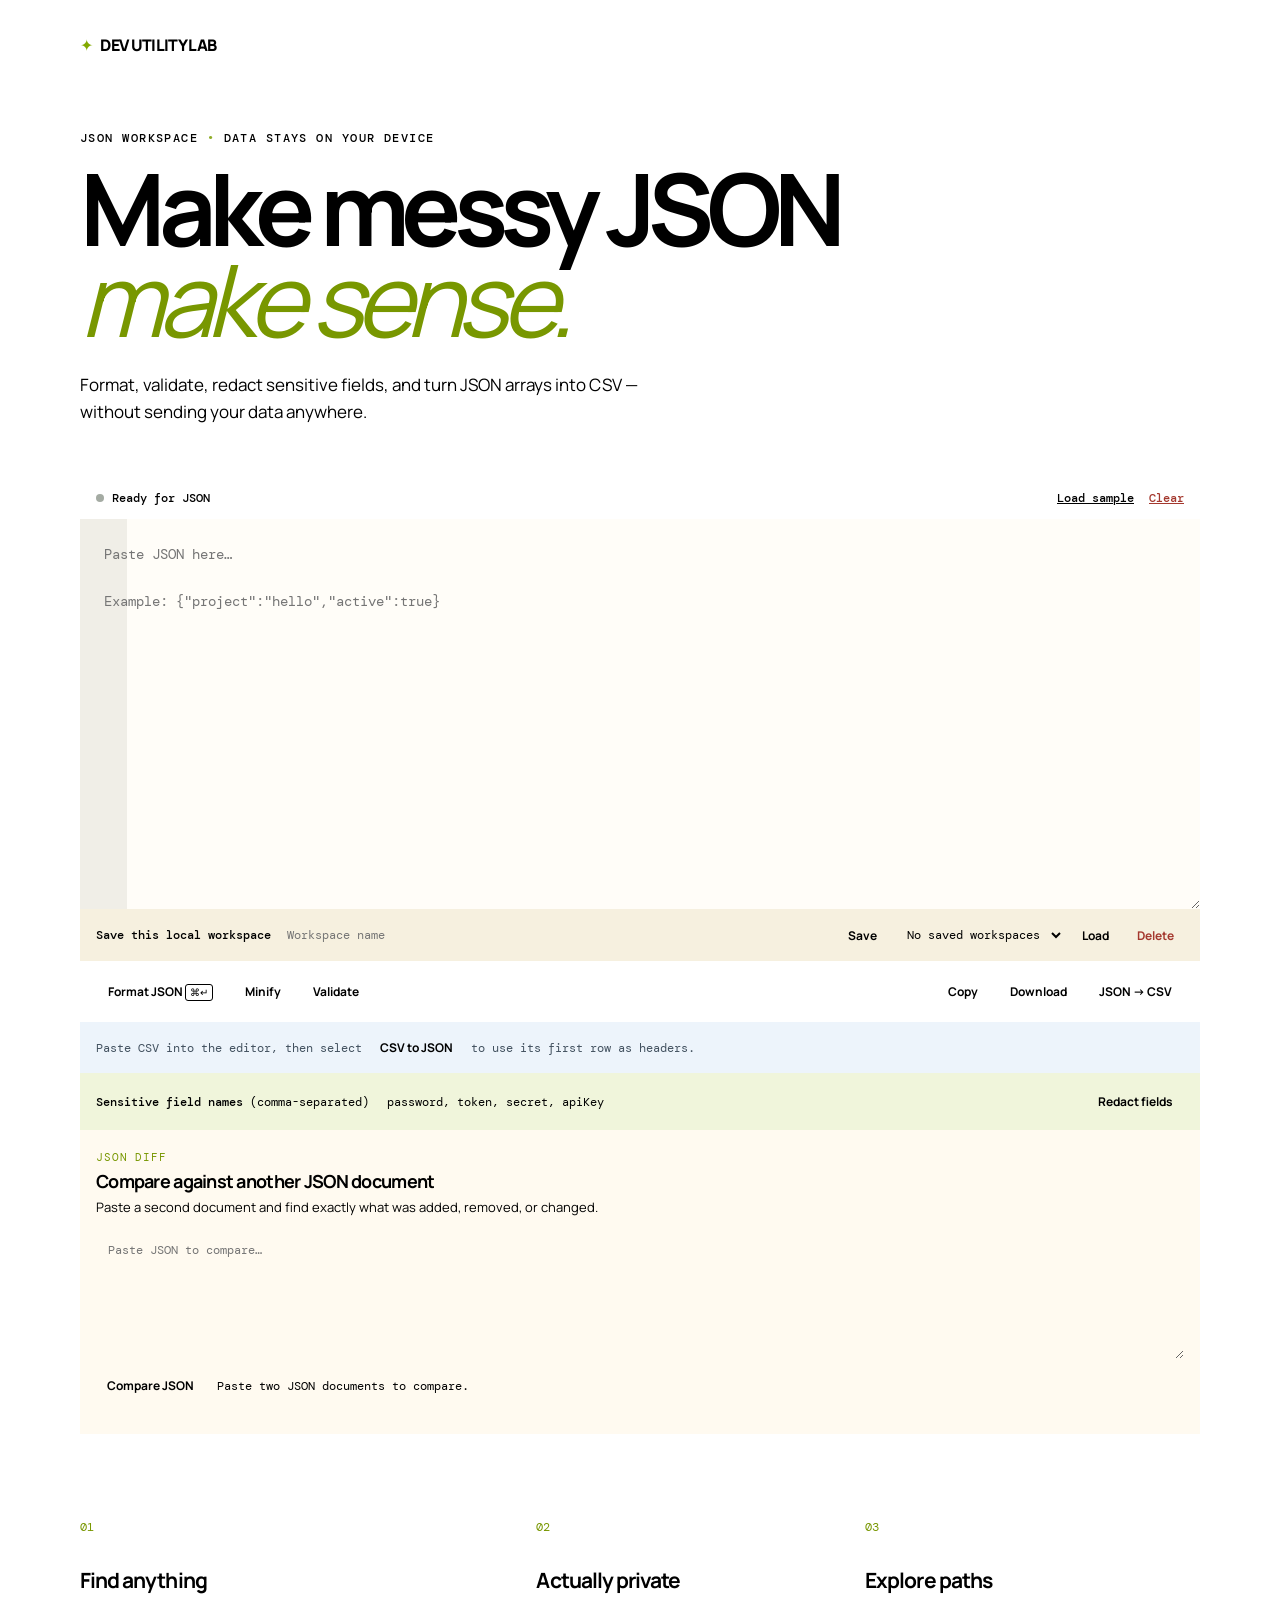
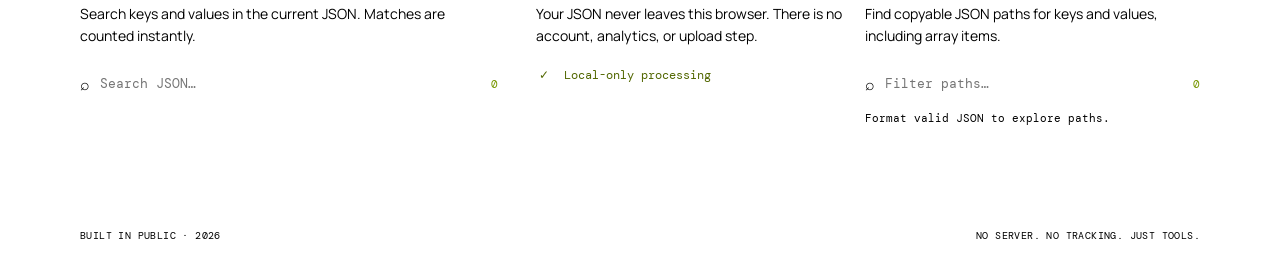
<file: index.html>
<!doctype html>
<html lang="en">
  <head>
    <meta charset="UTF-8" />
    <meta name="viewport" content="width=device-width, initial-scale=1.0" />
    <meta name="description" content="A private, browser-based workspace for formatting, validating, redacting, searching, and converting JSON and CSV." />
    <title>Dev Utility Lab — JSON Workspace</title>
    <link rel="preconnect" href="https://fonts.googleapis.com" />
    <link rel="preconnect" href="https://fonts.gstatic.com" crossorigin />
    <link href="https://fonts.googleapis.com/css2?family=DM+Mono:wght@400;500&family=Manrope:wght@400;500;600;700;800&display=swap" rel="stylesheet" />
    <link rel="stylesheet" href="styles.css" />
  </head>
  <body>
    <main class="shell">
      <header class="hero">
        <a class="brand" href="#top" aria-label="Dev Utility Lab home"><span>✦</span> DEV UTILITY LAB</a>
        <p class="eyebrow">JSON WORKSPACE <span>•</span> DATA STAYS ON YOUR DEVICE</p>
        <h1>Make messy JSON<br /><em>make sense.</em></h1>
        <p class="intro">Format, validate, redact sensitive fields, and turn JSON arrays into CSV — without sending your data anywhere.</p>
      </header>

      <section class="workspace" aria-label="JSON editor">
        <div class="toolbar">
          <div class="status" aria-live="polite"><span id="status-dot"></span><span id="status">Ready for JSON</span></div>
          <div class="actions">
            <button class="text-button" id="sample">Load sample</button>
            <button class="text-button danger" id="clear">Clear</button>
          </div>
        </div>
        <label class="sr-only" for="input">Paste JSON input</label>
        <textarea id="input" spellcheck="false" placeholder='Paste JSON here…&#10;&#10;Example: {"project":"hello","active":true}'></textarea>
        <div class="workspace-save-bar" aria-label="Saved local workspaces">
          <label for="workspace-name">Save this local workspace</label>
          <input id="workspace-name" maxlength="60" autocomplete="off" placeholder="Workspace name" />
          <button id="save-workspace" type="button">Save</button>
          <label class="sr-only" for="workspace-list">Saved workspaces</label>
          <select id="workspace-list" aria-label="Saved local workspaces"><option value="">No saved workspaces</option></select>
          <button id="load-workspace" type="button">Load</button>
          <button id="delete-workspace" class="danger-action" type="button">Delete</button>
        </div>
        <div class="command-bar">
          <button id="format" class="primary">Format JSON <kbd>⌘↵</kbd></button>
          <button id="minify">Minify</button>
          <button id="validate">Validate</button>
          <div class="command-spacer"></div>
          <button id="copy">Copy</button>
          <button id="download">Download</button>
          <button id="csv">JSON → CSV</button>
        </div>
        <div class="csv-import-bar">
          <span>Paste CSV into the editor, then select</span>
          <button id="csv-to-json" type="button">CSV to JSON</button>
          <span>to use its first row as headers.</span>
        </div>
        <div class="redact-bar">
          <label for="redact-fields">Sensitive field names <span>(comma-separated)</span></label>
          <input id="redact-fields" value="password, token, secret, apiKey" spellcheck="false" />
          <button id="redact" type="button">Redact fields</button>
        </div>
        <div class="diff-panel" aria-labelledby="diff-title">
          <div><p class="diff-kicker">JSON DIFF</p><h2 id="diff-title">Compare against another JSON document</h2><p>Paste a second document and find exactly what was added, removed, or changed.</p></div>
          <label class="sr-only" for="diff-input">JSON to compare</label>
          <textarea id="diff-input" class="diff-input" spellcheck="false" placeholder="Paste JSON to compare…"></textarea>
          <div class="diff-actions"><button id="compare" type="button">Compare JSON</button><span id="diff-summary" aria-live="polite">Paste two JSON documents to compare.</span></div>
          <div class="diff-results" id="diff-results" aria-live="polite"></div>
        </div>
      </section>

      <section class="tools" aria-label="JSON tools">
        <article class="tool-card">
          <p class="card-number">01</p>
          <h2>Find anything</h2>
          <p>Search keys and values in the current JSON. Matches are counted instantly.</p>
          <label class="search-box" for="search"><span>⌕</span><input id="search" placeholder="Search JSON…" /><b id="matches">0</b></label>
        </article>
        <article class="tool-card privacy-card">
          <p class="card-number">02</p>
          <h2>Actually private</h2>
          <p>Your JSON never leaves this browser. There is no account, analytics, or upload step.</p>
          <div class="privacy-note"><span>✓</span> Local-only processing</div>
        </article>
        <article class="tool-card">
          <p class="card-number">03</p>
          <h2>Explore paths</h2>
          <p>Find copyable JSON paths for keys and values, including array items.</p>
          <label class="search-box" for="path-search"><span>⌕</span><input id="path-search" placeholder="Filter paths…" /><b id="path-count">0</b></label>
          <div class="path-results" id="path-results" aria-live="polite" aria-label="JSON path results">Format valid JSON to explore paths.</div>
        </article>
      </section>

      <footer>
        <span>BUILT IN PUBLIC · <span id="year"></span></span>
        <span>NO SERVER. NO TRACKING. JUST TOOLS.</span>
      </footer>
    </main>
    <script src="app.js"></script>
  </body>
</html>
</file>
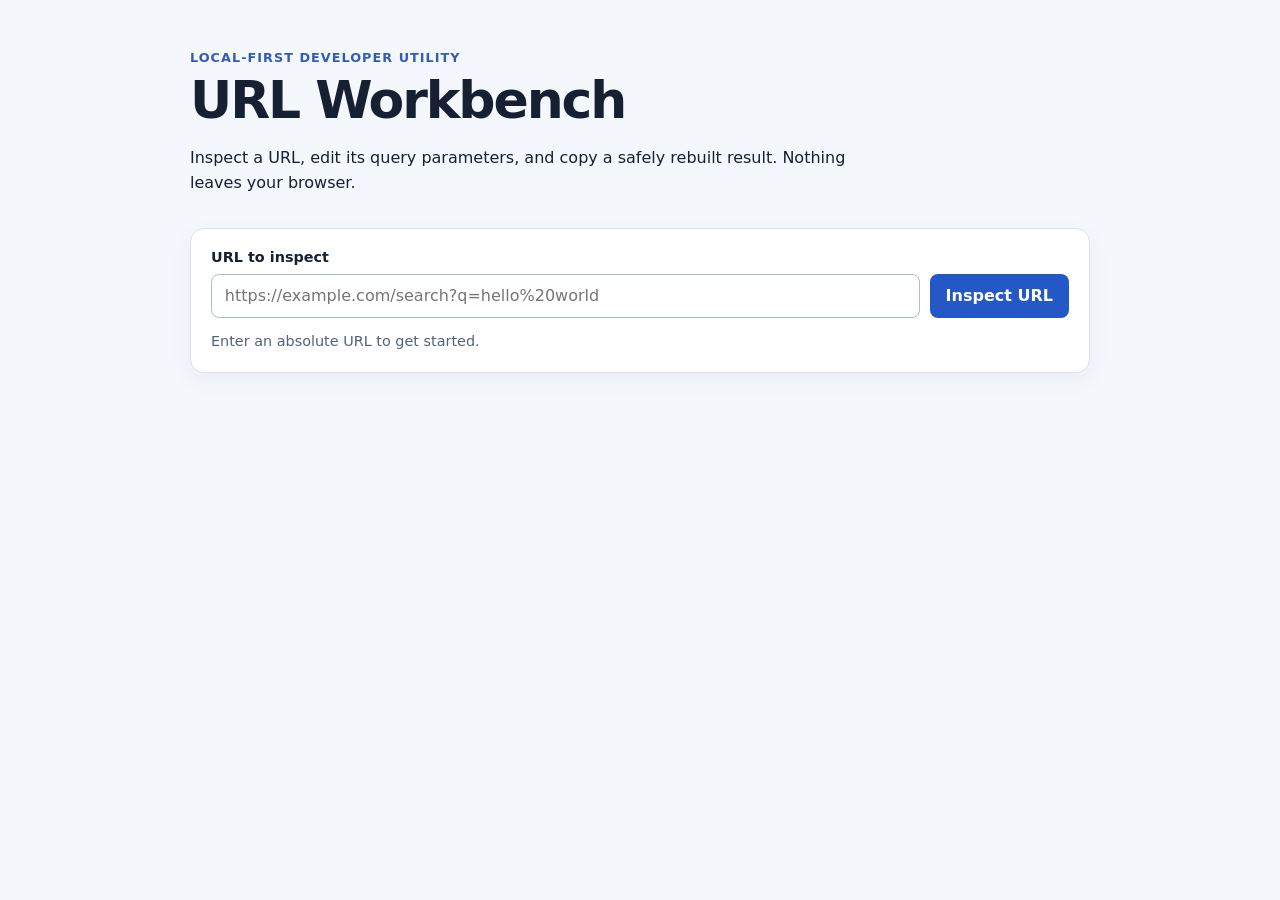
<file: url-workbench/index.html>
<!doctype html>
<html lang="en">
  <head>
    <meta charset="UTF-8" />
    <meta name="viewport" content="width=device-width, initial-scale=1.0" />
    <meta name="description" content="Inspect and rebuild URLs locally in your browser." />
    <title>URL Workbench</title>
    <link rel="stylesheet" href="styles.css" />
  </head>
  <body>
    <main class="shell">
      <header>
        <p class="eyebrow">Local-first developer utility</p>
        <h1>URL Workbench</h1>
        <p>Inspect a URL, edit its query parameters, and copy a safely rebuilt result. Nothing leaves your browser.</p>
      </header>

      <section class="card" aria-labelledby="source-label">
        <label id="source-label" for="url-input">URL to inspect</label>
        <div class="input-row">
          <input id="url-input" type="url" spellcheck="false" autocomplete="off" placeholder="https://example.com/search?q=hello%20world" />
          <button id="inspect-button" type="button">Inspect URL</button>
        </div>
        <p id="status" class="status" role="status" aria-live="polite">Enter an absolute URL to get started.</p>
      </section>

      <section id="details" class="details" hidden aria-label="URL details">
        <div class="card components">
          <h2>Components</h2>
          <dl id="component-list"></dl>
        </div>

        <section class="card" aria-labelledby="query-heading">
          <div class="section-heading">
            <div>
              <h2 id="query-heading">Query parameters</h2>
              <p>Names and values are decoded for editing. Repeated names are kept, and values can be converted to URL-safe Base64.</p>
            </div>
            <button id="add-param-button" class="secondary" type="button">Add parameter</button>
          </div>
          <div id="param-list" class="param-list" aria-live="polite"></div>
        </section>

        <section class="card" aria-labelledby="result-heading">
          <h2 id="result-heading">Rebuilt URL</h2>
          <output id="rebuilt-url" class="result" aria-live="polite"></output>
          <button id="copy-button" type="button">Copy rebuilt URL</button>
        </section>
      </section>
    </main>
    <script src="app.js"></script>
  </body>
</html>
</file>
<file: styles.css>
Exit code: 0
Wall time: 0.8 seconds
Output:
:root { --ink:#17211e; --paper:#f6f2e9; --lime:#d6ff4d; --muted:#6c746f; --line:#cdd1c8; --panel:#fffdf8; }
.path-results { max-height:105px; overflow:auto; margin-top:9px; font:11px/1.45 'DM Mono',monospace; color:var(--muted); }.path-result { display:flex; width:100%; align-items:baseline; justify-content:space-between; gap:8px; border:0; border-bottom:1px solid var(--line); padding:5px 1px; background:transparent; color:var(--ink); text-align:left; }.path-result:hover,.path-result:focus-visible { background:var(--lime); outline:1px solid var(--ink); }.path-result code { overflow:hidden; text-overflow:ellipsis; white-space:nowrap; }.path-result span { overflow:hidden; text-overflow:ellipsis; white-space:nowrap; color:var(--muted); }.path-results p { margin:7px 0; }
* { box-sizing:border-box; } body { margin:0; background:var(--paper); color:var(--ink); font-family:Manrope,system-ui,sans-serif; } button,input,textarea { font:inherit; } button { cursor:pointer; }
.shell { width:min(1120px,calc(100% - 40px)); margin:auto; }.hero { padding:34px 0 52px; }.brand { color:var(--ink); font-weight:800; letter-spacing:-.04em; text-decoration:none; }.brand span { color:#82a900; margin-right:5px; }.eyebrow { margin:74px 0 16px; font:500 12px 'DM Mono',monospace; letter-spacing:.12em; }.eyebrow span { color:#8fad28; }.hero h1 { font-size:clamp(48px,8vw,100px); letter-spacing:-.075em; line-height:.91; margin:0; }.hero em { color:#789700; font-weight:400; }.intro { max-width:570px; color:var(--muted); font-size:17px; line-height:1.6; margin:27px 0 0; }
.workspace { border:1.5px solid var(--ink); background:var(--panel); box-shadow:7px 7px 0 var(--ink); }.toolbar,.command-bar { display:flex; align-items:center; padding:13px 16px; border-bottom:1px solid var(--line); }.status { font:500 12px 'DM Mono',monospace; color:var(--muted); }.status span:first-child { display:inline-block; width:8px;height:8px;border-radius:50%;background:#a4aba3;margin-right:8px; }.status .ok { background:#86b300; }.status .error { background:#dc5447; }.actions { margin-left:auto; display:flex; gap:15px; }.text-button { border:0;background:transparent;padding:0;font:500 12px 'DM Mono',monospace; text-decoration:underline; }.danger { color:#a4382e; }
textarea { display:block; width:100%; min-height:390px; border:0; resize:vertical; outline:0; padding:24px; background:linear-gradient(90deg,#f0eee7 47px,#fffdf8 47px); font:14px/1.65 'DM Mono',monospace; color:var(--ink); tab-size:2; }.command-bar { border-top:1px solid var(--line);border-bottom:0;gap:8px;flex-wrap:wrap; }.command-bar button { border:1px solid var(--ink); background:var(--panel); padding:9px 12px; font-size:12px;font-weight:700; }.command-bar .primary { background:var(--lime); }.command-bar button:hover { transform:translate(-1px,-1px); box-shadow:2px 2px 0 var(--ink); }.command-spacer { flex:1; } kbd { border:1px solid currentColor;border-radius:3px;padding:1px 4px;font:10px 'DM Mono',monospace; }
.workspace-save-bar { display:flex; align-items:center; gap:8px; padding:10px 16px; border-top:1px solid var(--line); background:#f6f0df; font:12px 'DM Mono',monospace; }.workspace-save-bar label { font-weight:500; white-space:nowrap; }.workspace-save-bar input,.workspace-save-bar select { min-width:0; border:1px solid var(--line); border-radius:2px; padding:7px 8px; background:var(--panel); color:var(--ink); font:12px 'DM Mono',monospace; }.workspace-save-bar input { flex:1; }.workspace-save-bar select { max-width:205px; }.workspace-save-bar input:focus,.workspace-save-bar select:focus { outline:2px solid #86b300; outline-offset:1px; }.workspace-save-bar button { border:1px solid var(--ink); background:var(--panel); padding:7px 10px; font:700 12px Manrope,sans-serif; white-space:nowrap; }.workspace-save-bar button:first-of-type { background:var(--lime); }.workspace-save-bar button:hover { transform:translate(-1px,-1px); box-shadow:2px 2px 0 var(--ink); }.workspace-save-bar .danger-action { color:#a4382e; }
.redact-bar { display:flex; align-items:center; gap:10px; padding:12px 16px; border-top:1px solid var(--line); background:#f0f5db; font:12px 'DM Mono',monospace; }.redact-bar label { font-weight:500; white-space:nowrap; }.redact-bar label span { color:var(--muted); font-weight:400; }.redact-bar input { min-width:0; flex:1; border:1px solid var(--line); border-radius:2px; padding:8px; background:var(--panel); font:12px 'DM Mono',monospace; color:var(--ink); }.redact-bar input:focus { outline:2px solid #86b300; outline-offset:1px; }.redact-bar button { border:1px solid var(--ink); background:var(--lime); padding:8px 11px; font:700 12px Manrope,sans-serif; white-space:nowrap; }.redact-bar button:hover { transform:translate(-1px,-1px); box-shadow:2px 2px 0 var(--ink); }
.diff-panel { border-top:1px solid var(--line); padding:20px 16px; background:#fffaf0; }.diff-kicker { margin:0 0 5px; color:#789700; font:11px 'DM Mono',monospace; letter-spacing:.08em; }.diff-panel h2 { margin:0; font-size:18px; letter-spacing:-.04em; }.diff-panel p:not(.diff-kicker) { margin:5px 0 13px; color:var(--muted); font-size:13px; }.diff-input { min-height:130px; padding:12px; border:1px solid var(--line); background:var(--panel); font:12px/1.55 'DM Mono',monospace; }.diff-input:focus { outline:2px solid #86b300; outline-offset:1px; }.diff-actions { display:flex; align-items:center; gap:12px; margin-top:10px; font:12px 'DM Mono',monospace; color:var(--muted); }.diff-actions button { border:1px solid var(--ink); background:var(--lime); padding:8px 11px; font:700 12px Manrope,sans-serif; }.diff-actions button:hover { transform:translate(-1px,-1px); box-shadow:2px 2px 0 var(--ink); }.diff-results { max-height:225px; overflow:auto; margin-top:12px; font:12px/1.5 'DM Mono',monospace; }.diff-result { display:grid; grid-template-columns:76px minmax(0,1fr); gap:10px; padding:7px 0; border-top:1px solid var(--line); }.diff-kind { font-weight:700; text-transform:uppercase; }.diff-result.added .diff-kind { color:#527000; }.diff-result.removed .diff-kind { color:#a4382e; }.diff-result.changed .diff-kind { color:#805c00; }.diff-result code,.diff-detail { overflow-wrap:anywhere; }.diff-detail { color:var(--muted); }
.csv-import-bar { display:flex; align-items:center; gap:8px; padding:10px 16px; border-top:1px solid var(--line); background:#edf4fb; color:#42515f; font:12px 'DM Mono',monospace; }.csv-import-bar button { border:1px solid var(--ink); background:var(--panel); padding:7px 10px; font:700 12px Manrope,sans-serif; white-space:nowrap; }.csv-import-bar button:hover { transform:translate(-1px,-1px); box-shadow:2px 2px 0 var(--ink); }
.tools { display:grid;grid-template-columns:1.25fr 1fr 1fr;gap:16px;margin:72px 0; }.tool-card { min-height:214px;border-top:1.5px solid var(--ink);padding:13px 0; }.card-number { margin:0;color:#789700;font:12px 'DM Mono',monospace; }.tool-card h2 { letter-spacing:-.045em;margin:31px 0 9px;font-size:21px; }.tool-card>p:not(.card-number) { margin:0;color:var(--muted);font-size:14px;line-height:1.55; }.search-box { display:flex;align-items:center;border-bottom:1px solid var(--ink);margin-top:19px;padding:7px 0;gap:8px; }.search-box input { background:transparent;border:0;outline:0;width:100%;font:13px 'DM Mono',monospace; }.search-box b { font:11px 'DM Mono',monospace;color:#789700; }.privacy-card { padding-left:22px;border-left:1px solid var(--line); }.privacy-note { margin-top:20px;font:12px 'DM Mono',monospace;color:#526700; }.privacy-note span { display:inline-grid;place-items:center;background:var(--lime);border-radius:50%;width:16px;height:16px;color:var(--ink);margin-right:5px; }footer { display:flex;justify-content:space-between;border-top:1px solid var(--ink);padding:17px 0 36px;font:10px 'DM Mono',monospace;letter-spacing:.04em;color:var(--muted); }.sr-only { position:absolute;width:1px;height:1px;overflow:hidden;clip:rect(0,0,0,0); }
@media(max-width:720px) { .shell{width:min(100% - 28px,1120px)}.hero{padding-top:24px}.eyebrow{margin-top:50px}.tools{grid-template-columns:1fr;margin:54px 0}.privacy-card{padding-left:0;border-left:0}.workspace{box-shadow:4px 4px 0 var(--ink)}textarea{min-height:300px}.command-spacer{display:none;flex-basis:100%}.csv-import-bar,.redact-bar,.workspace-save-bar{align-items:stretch;flex-direction:column}.redact-bar label,.workspace-save-bar label{white-space:normal}.csv-import-bar button,.redact-bar button,.workspace-save-bar button{align-self:flex-start}.workspace-save-bar select{max-width:none}footer{gap:10px;flex-direction:column} }
</file>
<file: url-workbench/styles.css>
:root { color-scheme: light dark; font-family: Inter, ui-sans-serif, system-ui, sans-serif; background: #f4f7fb; color: #172033; }
* { box-sizing: border-box; }
body { margin: 0; }
.shell { width: min(900px, calc(100% - 2rem)); margin: 3rem auto; }
header { margin-bottom: 2rem; max-width: 680px; }
h1 { font-size: clamp(2rem, 6vw, 3.25rem); margin: .15rem 0 .65rem; letter-spacing: -.04em; }
h2 { margin: 0; font-size: 1.1rem; }
p { line-height: 1.55; }
.eyebrow { color: #315cba; font-weight: 750; font-size: .8rem; letter-spacing: .08em; text-transform: uppercase; margin: 0; }
.card { background: #fff; border: 1px solid #d9e1f0; border-radius: 14px; box-shadow: 0 8px 25px #243a6b0c; padding: 1.25rem; margin-bottom: 1rem; }
label, .section-heading p { display: block; font-size: .9rem; font-weight: 650; margin: 0 0 .55rem; }
.input-row, .param-row { display: flex; gap: .6rem; }
input { min-width: 0; width: 100%; border: 1px solid #aebbd4; border-radius: 8px; padding: .72rem .8rem; font: inherit; color: inherit; background: Canvas; }
input:focus-visible, button:focus-visible { outline: 3px solid #84aaff; outline-offset: 2px; }
button { border: 0; border-radius: 8px; padding: .72rem 1rem; color: #fff; background: #2458c6; font: inherit; font-weight: 700; cursor: pointer; white-space: nowrap; }
button:hover { background: #18449f; }
button.secondary, button.remove { background: #e7edf9; color: #213552; }
button.remove { padding-inline: .75rem; }
.status { margin: .75rem 0 0; color: #52627b; font-size: .9rem; }
.status.error { color: #b42318; font-weight: 650; }
.section-heading { display: flex; align-items: start; justify-content: space-between; gap: 1rem; margin-bottom: 1rem; }
.section-heading p { font-weight: 400; color: #52627b; margin: .25rem 0 0; }
dl { display: grid; grid-template-columns: max-content 1fr; gap: .6rem 1rem; margin: 1rem 0 0; }
dt { color: #52627b; } dd { margin: 0; overflow-wrap: anywhere; font-family: ui-monospace, SFMono-Regular, Consolas, monospace; }
.param-list { display: grid; gap: .65rem; }
.param-row input { font-family: ui-monospace, SFMono-Regular, Consolas, monospace; }
.param-row > input, .value-tools { flex: 1 1 0; }
.value-tools { display: grid; grid-template-columns: 1fr auto auto; gap: .4rem; min-width: 0; }
button.convert { padding: .5rem .6rem; background: #e7edf9; color: #213552; font-size: .8rem; }
.result { display: block; overflow-wrap: anywhere; border: 1px solid #d9e1f0; background: #f7f9fd; border-radius: 8px; padding: .85rem; margin: 1rem 0; font-family: ui-monospace, SFMono-Regular, Consolas, monospace; min-height: 3rem; }
@media (prefers-color-scheme: dark) { :root { background: #101522; color: #e8edf8; } .card { background: #192133; border-color: #35425b; box-shadow: none; } input { border-color: #52617e; } .secondary, button.remove, button.convert { background: #2d3c57; color: #e8edf8; } .result { background: #111827; border-color: #35425b; } .status, .section-heading p, dt { color: #b8c4d9; } }
@media (max-width: 620px) { .shell { margin: 1.5rem auto; } .input-row, .section-heading, .param-row { flex-wrap: wrap; } .input-row button, .section-heading button { width: 100%; } .param-row > input, .value-tools { flex-basis: 100%; } .value-tools { grid-template-columns: 1fr 1fr; } .value-tools input { grid-column: 1 / -1; } }
</file>
